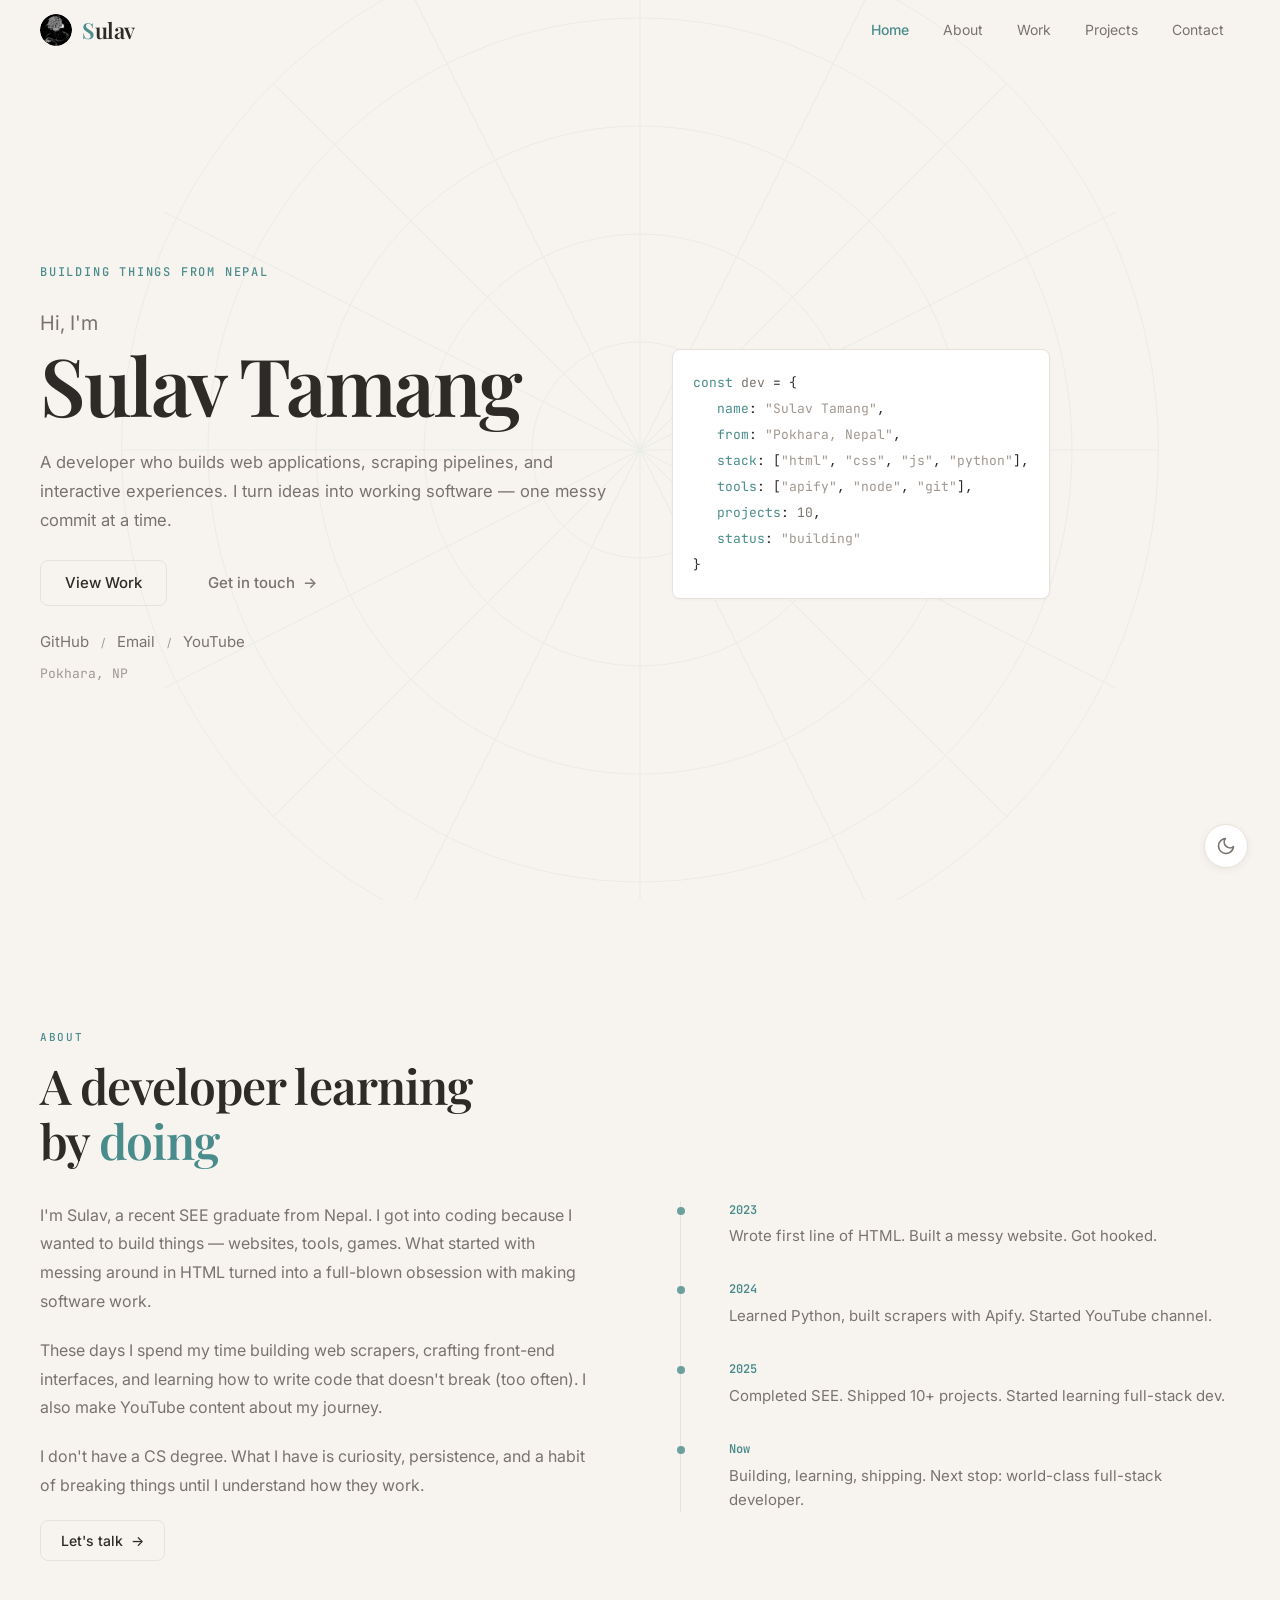
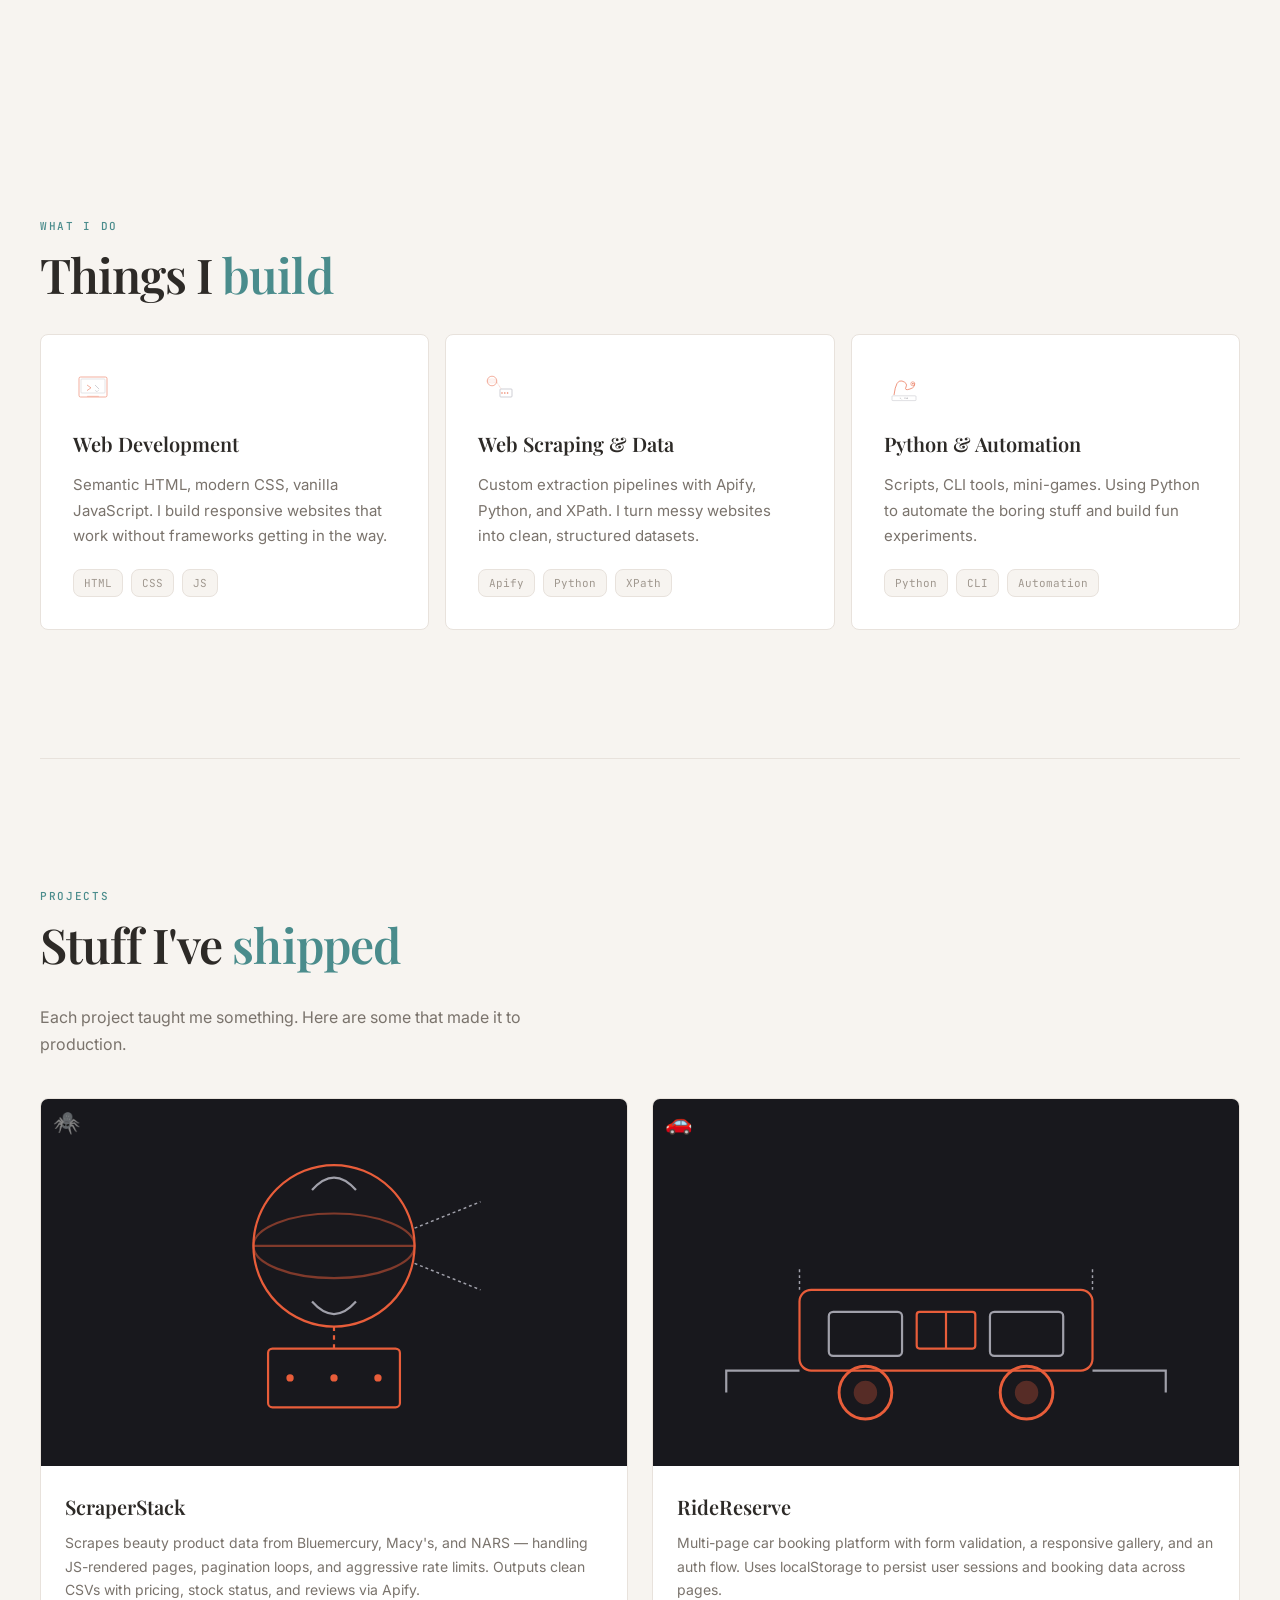
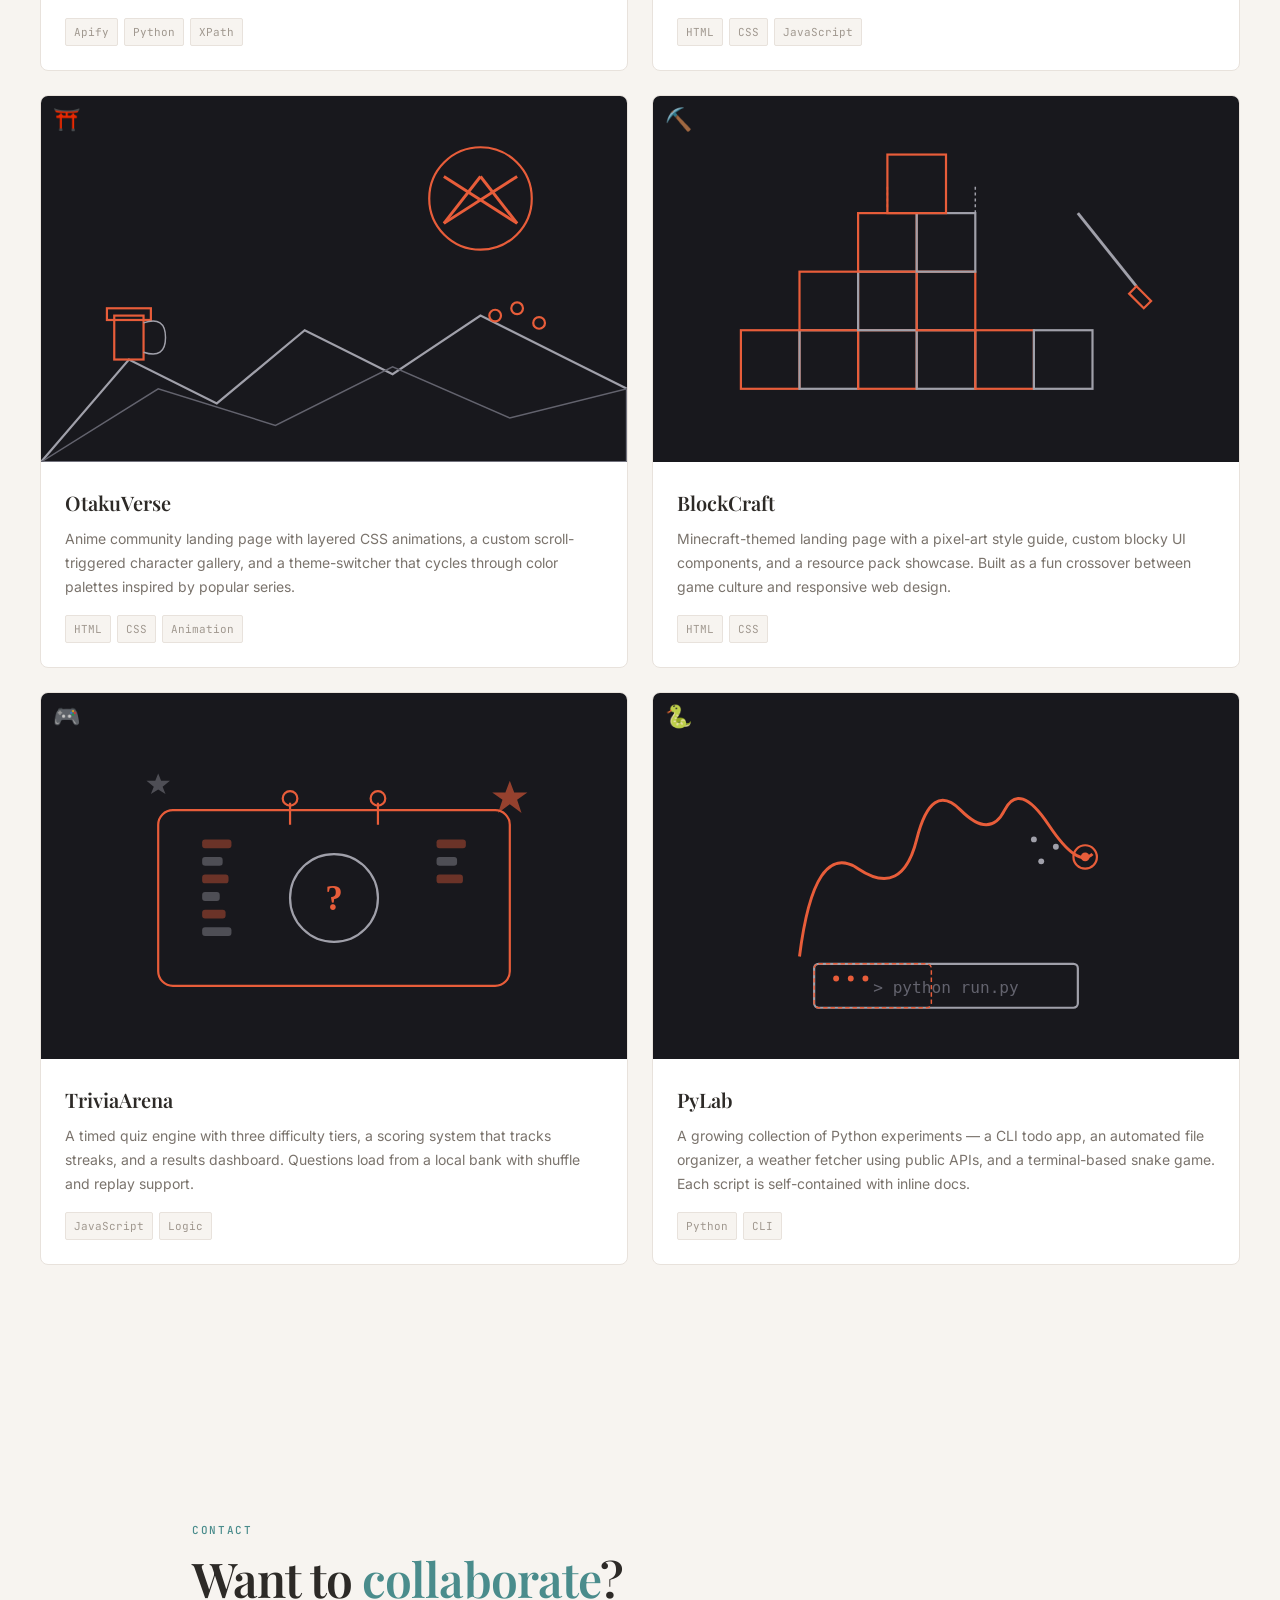
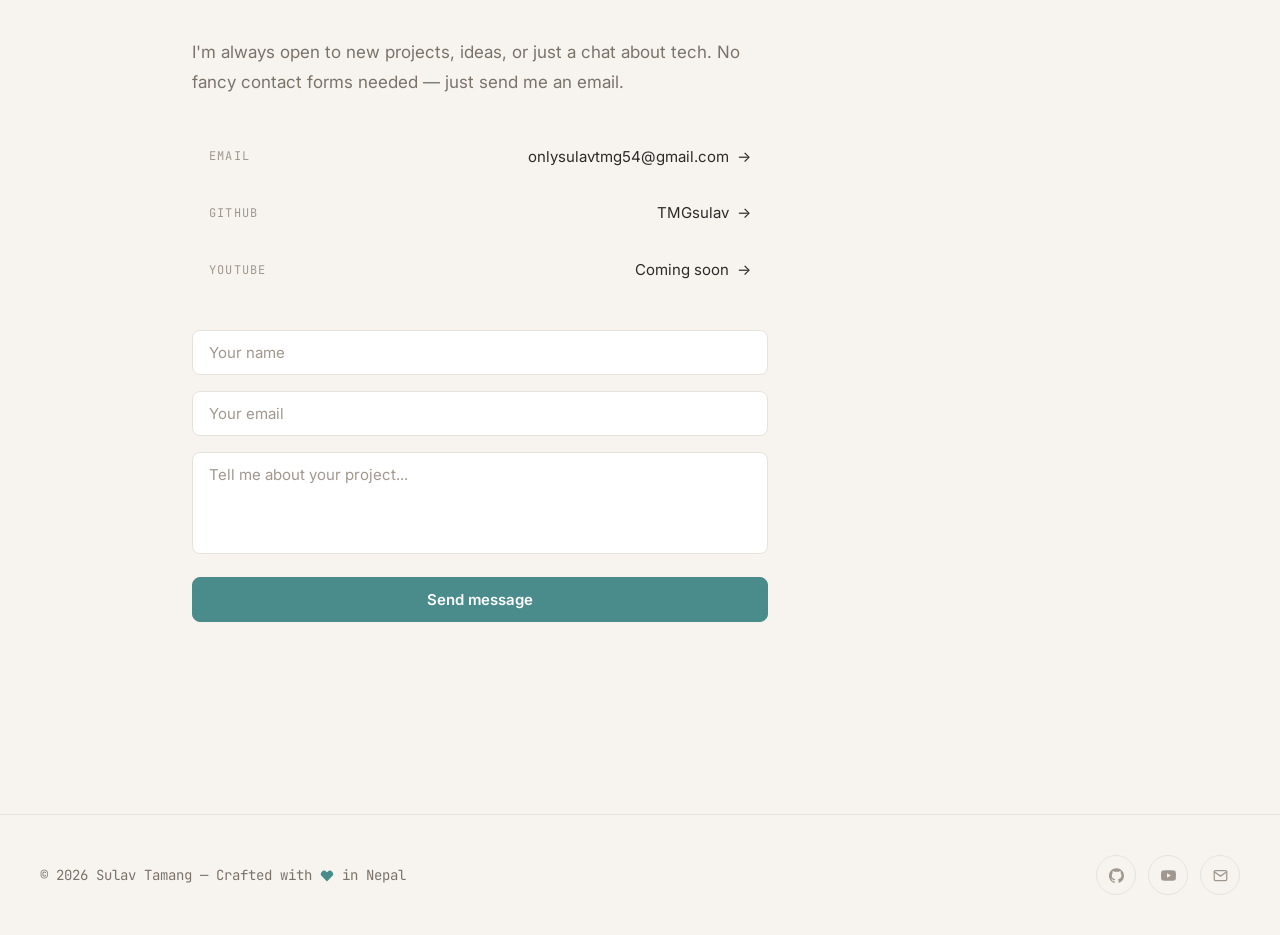
<file: index.html>
<!DOCTYPE html>
<html lang="en">
<head>
  <meta charset="UTF-8" />
  <meta name="viewport" content="width=device-width, initial-scale=1.0" />
  <title>Sulav Tamang · Developer from Nepal</title>
  <meta name="description" content="Portfolio of Sulav Tamang — a developer from Nepal building web apps, scrapers, games and creative tech projects." />

  <link rel="preconnect" href="https://fonts.googleapis.com" />
  <link rel="preconnect" href="https://fonts.gstatic.com" crossorigin />
  <link rel="stylesheet" href="https://fonts.googleapis.com/css2?family=Inter:wght@300;400;500;600;700&family=JetBrains+Mono:wght@400;500;600&family=Playfair+Display:ital,wght@0,400;0,500;0,600;0,700;1,400;1,500&display=swap" />
  <link rel="icon" href="/assets/fab.png">
  <link rel="stylesheet" href="styles.css" />
</head>
<body>
  <nav id="navbar">
    <div class="nav-inner">
      <a href="#home" class="brand">
        <span class="brand-logo">
          <img src="assets/logo.jpg" alt="Sulav" class="brand-img" />
        </span>
        <span class="brand-text"><span class="brand-mark">S</span>ulav</span>
      </a>
      <ul class="nav-links">
        <li><a href="#home" data-target="home" class="active">Home</a></li>
        <li><a href="#about" data-target="about">About</a></li>
        <li><a href="#work" data-target="work">Work</a></li>
        <li><a href="#projects" data-target="projects">Projects</a></li>
        <li><a href="#contact" data-target="contact">Contact</a></li>
      </ul>
      <button id="menuBtn" class="menu-btn" aria-label="Menu">
        <svg viewBox="0 0 24 24" fill="none" stroke="currentColor" stroke-width="1.5"><line x1="3" y1="6" x2="21" y2="6"/><line x1="3" y1="12" x2="21" y2="12"/><line x1="3" y1="18" x2="21" y2="18"/></svg>
      </button>
    </div>
    <div id="mobileMenu" class="mobile-menu">
      <ul>
        <li><a href="#home">Home</a></li>
        <li><a href="#about">About</a></li>
        <li><a href="#work">Work</a></li>
        <li><a href="#projects">Projects</a></li>
        <li><a href="#contact">Contact</a></li>
      </ul>
    </div>
  </nav>

  <main>
    <section id="home" class="hero">
      <div class="hero-container">
        <div class="hero-text">
          <span class="hero-label">Building things from Nepal</span>
          <h1 class="hero-title">
            <span class="hero-greeting">Hi, I'm</span>
            <span class="hero-name">Sulav Tamang</span>
          </h1>
          <p class="hero-desc">
            A developer who builds web applications, scraping pipelines, and interactive experiences. I turn ideas into working software — one messy commit at a time.
          </p>
          <div class="hero-actions">
            <a href="#projects" class="btn">View Work</a>
            <a href="#contact" class="btn btn-ghost">Get in touch <span class="arrow">→</span></a>
          </div>
          <div class="hero-footer">
            <div class="hero-socials">
              <a href="https://github.com/TMGsulav" target="_blank" rel="noopener">GitHub</a>
              <span class="hero-sep">/</span>
              <a href="mailto:onlysulavtmg54@gmail.com">Email</a>
              <span class="hero-sep">/</span>
              <a href="https://youtube.com" target="_blank" rel="noopener">YouTube</a>
            </div>
            <div class="hero-loc">Pokhara, NP</div>
          </div>
        </div>

        <div class="hero-visual">
          <div class="hero-code">
            <div class="hero-code-line"><span class="hl-k">const</span> <span class="hl-v">dev</span> = {</div>
            <div class="hero-code-line indent"><span class="hl-k">name</span>: <span class="hl-s">"Sulav Tamang"</span>,</div>
            <div class="hero-code-line indent"><span class="hl-k">from</span>: <span class="hl-s">"Pokhara, Nepal"</span>,</div>
            <div class="hero-code-line indent"><span class="hl-k">stack</span>: [<span class="hl-s">"html"</span>, <span class="hl-s">"css"</span>, <span class="hl-s">"js"</span>, <span class="hl-s">"python"</span>],</div>
            <div class="hero-code-line indent"><span class="hl-k">tools</span>: [<span class="hl-s">"apify"</span>, <span class="hl-s">"node"</span>, <span class="hl-s">"git"</span>],</div>
            <div class="hero-code-line indent"><span class="hl-k">projects</span>: <span class="hl-v">10</span>,</div>
            <div class="hero-code-line indent"><span class="hl-k">status</span>: <span class="hl-s">"building"</span></div>
            <div class="hero-code-line">}</div>
          </div>
        </div>
      </div>

      <button id="themeToggle" class="theme-toggle" aria-label="Toggle theme">
        <svg class="moon-icon" viewBox="0 0 24 24" fill="none" stroke="currentColor" stroke-width="2" stroke-linecap="round" stroke-linejoin="round">
          <path d="M21 12.79A9 9 0 1 1 11.21 3 7 7 0 0 0 21 12.79z"/>
        </svg>
        <svg class="sun-icon" viewBox="0 0 24 24" fill="none" stroke="currentColor" stroke-width="2" stroke-linecap="round" stroke-linejoin="round" style="display:none">
          <circle cx="12" cy="12" r="5"/>
          <line x1="12" y1="1" x2="12" y2="3"/>
          <line x1="12" y1="21" x2="12" y2="23"/>
          <line x1="4.22" y1="4.22" x2="5.64" y2="5.64"/>
          <line x1="18.36" y1="18.36" x2="19.78" y2="19.78"/>
          <line x1="1" y1="12" x2="3" y2="12"/>
          <line x1="21" y1="12" x2="23" y2="12"/>
          <line x1="4.22" y1="19.78" x2="5.64" y2="18.36"/>
          <line x1="18.36" y1="5.64" x2="19.78" y2="4.22"/>
        </svg>
      </button>
    </section>

    <section id="about" class="section about">
      <div class="section-bg-line"></div>
      <div class="container">
        <div class="section-header">
          <span class="section-label">About</span>
        </div>
        <h2 class="section-title">A developer learning <br/>by <span class="accent">doing</span></h2>

        <div class="about-grid">
          <div class="about-text">
            <p>
              I'm Sulav, a recent SEE graduate from Nepal. I got into coding 
              because I wanted to build things — websites, tools, games. 
              What started with messing around in HTML turned into a full-blown 
              obsession with making software work.
            </p>
            <p>
              These days I spend my time building web scrapers, crafting 
              front-end interfaces, and learning how to write code that doesn't 
              break (too often). I also make YouTube content about my journey.
            </p>
            <p>
              I don't have a CS degree. What I have is curiosity, persistence, 
              and a habit of breaking things until I understand how they work.
            </p>
            <a href="#contact" class="btn btn-sm">Let's talk <span class="arrow">→</span></a>
          </div>

          <div class="about-timeline">
            <div class="tl-item">
              <div class="tl-dot"></div>
              <div class="tl-content">
                <span class="tl-year">2023</span>
                <span class="tl-text">Wrote first line of HTML. Built a messy website. Got hooked.</span>
              </div>
            </div>
            <div class="tl-item">
              <div class="tl-dot"></div>
              <div class="tl-content">
                <span class="tl-year">2024</span>
                <span class="tl-text">Learned Python, built scrapers with Apify. Started YouTube channel.</span>
              </div>
            </div>
            <div class="tl-item">
              <div class="tl-dot"></div>
              <div class="tl-content">
                <span class="tl-year">2025</span>
                <span class="tl-text">Completed SEE. Shipped 10+ projects. Started learning full-stack dev.</span>
              </div>
            </div>
            <div class="tl-item">
              <div class="tl-dot"></div>
              <div class="tl-content">
                <span class="tl-year">Now</span>
                <span class="tl-text">Building, learning, shipping. Next stop: world-class full-stack developer.</span>
              </div>
            </div>
          </div>
        </div>
      </div>
    </section>

    <section id="work" class="section work">
      <div class="container">
        <div class="section-header">
          <span class="section-label">What I Do</span>
        </div>
        <h2 class="section-title">Things I <span class="accent">build</span></h2>

        <div class="work-grid">
          <div class="work-card">
            <div class="work-icon-wrap">
              <img src="assets/webdev.svg" alt="Web Development" class="work-icon-img" />
            </div>
            <h3 class="work-title">Web Development</h3>
            <p class="work-desc">Semantic HTML, modern CSS, vanilla JavaScript. I build responsive websites that work without frameworks getting in the way.</p>
            <div class="work-tech">
              <span>HTML</span>
              <span>CSS</span>
              <span>JS</span>
            </div>
          </div>
          <div class="work-card">
            <div class="work-icon-wrap">
              <img src="assets/scraping.svg" alt="Web Scraping" class="work-icon-img" />
            </div>
            <h3 class="work-title">Web Scraping & Data</h3>
            <p class="work-desc">Custom extraction pipelines with Apify, Python, and XPath. I turn messy websites into clean, structured datasets.</p>
            <div class="work-tech">
              <span>Apify</span>
              <span>Python</span>
              <span>XPath</span>
            </div>
          </div>
          <div class="work-card">
            <div class="work-icon-wrap">
              <img src="assets/pyscript.svg" alt="Python & Automation" class="work-icon-img" />
            </div>
            <h3 class="work-title">Python & Automation</h3>
            <p class="work-desc">Scripts, CLI tools, mini-games. Using Python to automate the boring stuff and build fun experiments.</p>
            <div class="work-tech">
              <span>Python</span>
              <span>CLI</span>
              <span>Automation</span>
            </div>
          </div>
        </div>
      </div>
    </section>

    <div class="section-divider"></div>

    <section id="projects" class="section projects">
      <div class="container">
        <div class="section-header">
          <span class="section-label">Projects</span>
        </div>
        <h2 class="section-title">Stuff I've <span class="accent">shipped</span></h2>
        <p class="section-desc">Each project taught me something. Here are some that made it to production.</p>

        <div class="projects-grid" id="projectsGrid"></div>
      </div>
    </section>

    <section id="contact" class="section contact">
      <div class="container tight">
        <div class="section-header">
          <span class="section-label">Contact</span>
        </div>
        <h2 class="section-title">Want to <span class="accent">collaborate</span>?</h2>

        <div class="contact-body">
          <p class="contact-desc">
            I'm always open to new projects, ideas, or just a chat about tech. 
            No fancy contact forms needed — just send me an email.
          </p>

          <div class="contact-links">
            <a href="mailto:onlysulavtmg54@gmail.com" class="contact-link">
              <span class="contact-link-label">Email</span>
              <span class="contact-link-value">onlysulavtmg54@gmail.com <span class="arrow">→</span></span>
            </a>
            <a href="https://github.com/TMGsulav" target="_blank" rel="noopener" class="contact-link">
              <span class="contact-link-label">GitHub</span>
              <span class="contact-link-value">TMGsulav <span class="arrow">→</span></span>
            </a>
            <a href="https://youtube.com" target="_blank" rel="noopener" class="contact-link">
              <span class="contact-link-label">YouTube</span>
              <span class="contact-link-value">Coming soon <span class="arrow">→</span></span>
            </a>
          </div>

          <form id="contactForm" class="contact-form" action="https://formsubmit.co/onlysulavtmg54@gmail.com" method="POST">
            <input type="hidden" name="_subject" value="Portfolio message" />
            <input type="hidden" name="_captcha" value="false" />
            <input type="hidden" name="_template" value="table" />
            <div class="form-group">
              <input id="formName" name="name" type="text" required placeholder="Your name" />
            </div>
            <div class="form-group">
              <input id="formEmail" name="email" type="email" required placeholder="Your email" />
            </div>
            <div class="form-group">
              <textarea id="formMessage" name="message" rows="4" required placeholder="Tell me about your project..."></textarea>
            </div>
            <button type="submit" id="submitBtn" class="btn submit-btn">
              <span id="btnText">Send message</span>
            </button>
          </form>
        </div>
      </div>
    </section>
  </main>

  <footer class="footer">
    <div class="footer-bg"></div>
    <div class="footer-inner">
      <div class="footer-text">
        &copy; <span id="year"></span> <span class="gradient-text">Sulav Tamang</span> &mdash; Crafted with
        <svg class="footer-heart" viewBox="0 0 24 24" fill="currentColor"><path d="M20.84 4.61a5.5 5.5 0 0 0-7.78 0L12 5.67l-1.06-1.06a5.5 5.5 0 0 0-7.78 7.78l1.06 1.06L12 21.23l7.78-7.78 1.06-1.06a5.5 5.5 0 0 0 0-7.78z"/></svg>
        in Nepal
      </div>
      <div class="footer-links">
        <a href="https://github.com/TMGsulav" target="_blank" rel="noopener" aria-label="GitHub">
          <svg viewBox="0 0 24 24" fill="currentColor"><path d="M12 .3C5.4.3 0 5.7 0 12.4c0 5.3 3.4 9.8 8.2 11.4.6.1.8-.3.8-.6v-2.1c-3.3.7-4-1.6-4-1.6-.6-1.4-1.4-1.8-1.4-1.8-1.1-.8.1-.8.1-.8 1.2.1 1.9 1.3 1.9 1.3 1.1 1.9 2.9 1.4 3.6 1 .1-.8.4-1.4.8-1.7-2.7-.3-5.5-1.3-5.5-6 0-1.3.5-2.4 1.3-3.2-.1-.3-.6-1.6.1-3.3 0 0 1-.3 3.3 1.2 1-.3 2-.4 3-.4s2 .1 3 .4c2.3-1.6 3.3-1.2 3.3-1.2.7 1.7.2 3 .1 3.3.8.9 1.3 2 1.3 3.2 0 4.7-2.8 5.7-5.5 6 .4.4.8 1.1.8 2.2v3.3c0 .3.2.7.8.6C20.6 22.2 24 17.7 24 12.4 24 5.7 18.6.3 12 .3z"/></svg>
        </a>
        <a href="https://youtube.com" target="_blank" rel="noopener" aria-label="YouTube">
          <svg viewBox="0 0 24 24" fill="currentColor"><path d="M23.5 6.2a3 3 0 0 0-2.1-2.1C19.5 3.5 12 3.5 12 3.5s-7.5 0-9.4.6A3 3 0 0 0 .5 6.2C0 8.1 0 12 0 12s0 3.9.5 5.8a3 3 0 0 0 2.1 2.1c1.9.6 9.4.6 9.4.6s7.5 0 9.4-.6a3 3 0 0 0 2.1-2.1C24 15.9 24 12 24 12s0-3.9-.5-5.8zM9.6 15.6V8.4L15.8 12l-6.2 3.6z"/></svg>
        </a>
        <a href="mailto:onlysulavtmg54@gmail.com" aria-label="Email">
          <svg viewBox="0 0 24 24" fill="none" stroke="currentColor" stroke-width="2" stroke-linecap="round" stroke-linejoin="round"><path d="M4 4h16c1.1 0 2 .9 2 2v12c0 1.1-.9 2-2 2H4c-1.1 0-2-.9-2-2V6c0-1.1.9-2 2-2z"/><polyline points="22,6 12,13 2,6"/></svg>
        </a>
      </div>
    </div>
  </footer>

  <script src="script.js"></script>
</body>
</html>
</file>
<file: styles.css>
:root {
  --bg: #f7f4f0;
  --bg-alt: #f0ece7;
  --surface: #ffffff;
  --border: #e8e2dc;
  --fg: #2d2a27;
  --fg-secondary: #7a736c;
  --muted: #a0988f;

  --accent: #4a8c8c;
  --accent-dim: rgba(74, 140, 140, 0.06);
  --accent-border: rgba(74, 140, 140, 0.18);

  --radius: 0.5rem;
  --ease: cubic-bezier(0.22, 1, 0.36, 1);

  --font-display: 'Playfair Display', Georgia, serif;
  --font-body: 'Inter', system-ui, sans-serif;
  --font-mono: 'JetBrains Mono', ui-monospace, monospace;
}

/* ===== DARK THEME ===== */
body.dark {
  --bg: #0f0e11;
  --bg-alt: #161518;
  --surface: #1c1b1f;
  --border: #2a282e;
  --fg: #e8e6e3;
  --fg-secondary: #9a9490;
  --muted: #6b6561;

  --accent: #5ca0a0;
  --accent-dim: rgba(92, 160, 160, 0.08);
  --accent-border: rgba(92, 160, 160, 0.2);
}

body.dark #navbar.scrolled {
  background: rgba(15, 14, 17, 0.92);
}

body.dark .work-icon-img {
  opacity: 0.7;
}

*, *::before, *::after { margin: 0; padding: 0; box-sizing: border-box; }

::selection { background: var(--accent); color: white; }

::-webkit-scrollbar { width: 6px; }
::-webkit-scrollbar-track { background: var(--bg); }
::-webkit-scrollbar-thumb { background: var(--muted); border-radius: 3px; }

html { scroll-behavior: smooth; }

body {
  font-family: var(--font-body);
  background: var(--bg);
  color: var(--fg);
  line-height: 1.65;
  -webkit-font-smoothing: antialiased;
}

a { color: inherit; text-decoration: none; }
button { font-family: inherit; cursor: pointer; border: none; background: none; color: inherit; }
svg { width: 1em; height: 1em; flex-shrink: 0; }
img { max-width: 100%; display: block; }

/* ===== ACCENT ===== */
.accent { color: var(--accent); }

/* ===== UTILITY ===== */
.arrow { display: inline-block; transition: transform 0.3s var(--ease); }
a:hover .arrow { transform: translateX(4px); }

/* ===== ANIMATIONS ===== */
@keyframes fadeIn {
  from { opacity: 0; }
  to { opacity: 1; }
}
@keyframes slideUp {
  from { opacity: 0; transform: translateY(20px); }
  to { opacity: 1; transform: translateY(0); }
}
@keyframes slideLeft {
  from { opacity: 0; transform: translateX(30px); }
  to { opacity: 1; transform: translateX(0); }
}

.reveal {
  opacity: 0;
  animation: slideUp 0.7s var(--ease) forwards;
  animation-delay: var(--delay, 0s);
}

.reveal-l {
  opacity: 0;
  animation: slideLeft 0.7s var(--ease) forwards;
  animation-delay: var(--delay, 0s);
}

.obs {
  opacity: 0;
  transform: translateY(16px);
  transition: opacity 0.6s var(--ease), transform 0.6s var(--ease);
}
.obs.vis {
  opacity: 1;
  transform: translateY(0);
}

/* ===== NAV ===== */
#navbar {
  position: fixed;
  top: 0; left: 0; right: 0;
  z-index: 100;
  transition: background 0.3s var(--ease), border-color 0.3s;
}
#navbar.scrolled {
  background: rgba(247, 244, 240, 0.92);
  border-bottom: 1px solid var(--border);
  backdrop-filter: blur(12px);
  -webkit-backdrop-filter: blur(12px);
}

.nav-inner {
  max-width: 80rem;
  margin: 0 auto;
  height: 3.75rem;
  padding: 0 1.5rem;
  display: flex;
  align-items: center;
  justify-content: space-between;
}
@media (min-width: 1024px) { .nav-inner { padding: 0 2.5rem; } }

.brand {
  display: flex;
  align-items: center;
  gap: 0.625rem;
  font-family: var(--font-display);
  font-size: 1.375rem;
  font-weight: 600;
  letter-spacing: -0.02em;
}
.brand-logo {
  height: 2rem; width: 2rem;
  border-radius: 50%;
  overflow: hidden;
  display: flex; align-items: center; justify-content: center;
  transition: transform 0.3s var(--ease);
}
.brand:hover .brand-logo { transform: scale(1.08); }
.brand-img {
  width: 100%;
  height: 100%;
  object-fit: cover;
  border-radius: 50%;
}
.brand-mark { color: var(--accent); }
.brand-text {
  font-weight: 600;
  line-height: 1;
}

.nav-links {
  display: none;
  list-style: none;
  gap: 0.125rem;
}
@media (min-width: 768px) { .nav-links { display: flex; } }

.nav-links a {
  display: block;
  padding: 0.5rem 1rem;
  font-size: 0.875rem;
  font-weight: 400;
  color: var(--fg-secondary);
  transition: color 0.3s;
  position: relative;
}
.nav-links a:hover { color: var(--fg); }
.nav-links a.active {
  color: var(--accent);
  font-weight: 500;
}

.menu-btn {
  display: flex;
  padding: 0.5rem;
  font-size: 1.25rem;
  color: var(--fg);
  border: 1px solid var(--border);
  border-radius: var(--radius);
}
@media (min-width: 768px) { .menu-btn { display: none; } }

.mobile-menu {
  display: none;
  background: var(--bg-alt);
  border-top: 1px solid var(--border);
  animation: slideUp 0.25s var(--ease);
}
.mobile-menu.open { display: block; }
.mobile-menu ul { list-style: none; padding: 0.5rem 1.5rem 1rem; }
.mobile-menu a {
  display: block;
  padding: 0.75rem 1rem;
  border-radius: var(--radius);
  color: var(--fg-secondary);
  font-size: 0.9375rem;
  border-bottom: 1px solid var(--border);
}
.mobile-menu a:hover { color: var(--fg); }

/* ===== HERO ===== */
.hero {
  position: relative;
  min-height: 100vh;
  display: flex;
  align-items: center;
  padding: 5.5rem 1.5rem 3rem;
  overflow: hidden;
}
.hero::before {
  content: '';
  position: absolute;
  inset: 0;
  z-index: 0;
  opacity: 0.35;
  background-image: url("data:image/svg+xml,%3Csvg xmlns='http://www.w3.org/2000/svg' width='500' height='500' viewBox='0 0 500 500'%3E%3Cg stroke='%234a8c8c' stroke-width='0.4' fill='none' opacity='0.25'%3E%3Cline x1='250' y1='10' x2='250' y2='490'/%3E%3Cline x1='10' y1='250' x2='490' y2='250'/%3E%3Cline x1='80' y1='80' x2='420' y2='420'/%3E%3Cline x1='420' y1='80' x2='80' y2='420'/%3E%3Cline x1='30' y1='140' x2='470' y2='360'/%3E%3Cline x1='470' y1='140' x2='30' y2='360'/%3E%3Cline x1='140' y1='30' x2='360' y2='470'/%3E%3Cline x1='360' y1='30' x2='140' y2='470'/%3E%3Ccircle cx='250' cy='250' r='50'/%3E%3Ccircle cx='250' cy='250' r='100'/%3E%3Ccircle cx='250' cy='250' r='150'/%3E%3Ccircle cx='250' cy='250' r='200'/%3E%3Ccircle cx='250' cy='250' r='240'/%3E%3C/g%3E%3C/svg%3E");
  background-position: center center;
  background-repeat: no-repeat;
  background-size: 120% 120%;
  pointer-events: none;
}
body.dark .hero::before {
  opacity: 0.35;
  background-image: url("data:image/svg+xml,%3Csvg xmlns='http://www.w3.org/2000/svg' width='500' height='500' viewBox='0 0 500 500'%3E%3Cg stroke='%235ca0a0' stroke-width='0.4' fill='none' opacity='0.2'%3E%3Cline x1='250' y1='10' x2='250' y2='490'/%3E%3Cline x1='10' y1='250' x2='490' y2='250'/%3E%3Cline x1='80' y1='80' x2='420' y2='420'/%3E%3Cline x1='420' y1='80' x2='80' y2='420'/%3E%3Cline x1='30' y1='140' x2='470' y2='360'/%3E%3Cline x1='470' y1='140' x2='30' y2='360'/%3E%3Cline x1='140' y1='30' x2='360' y2='470'/%3E%3Cline x1='360' y1='30' x2='140' y2='470'/%3E%3Ccircle cx='250' cy='250' r='50'/%3E%3Ccircle cx='250' cy='250' r='100'/%3E%3Ccircle cx='250' cy='250' r='150'/%3E%3Ccircle cx='250' cy='250' r='200'/%3E%3Ccircle cx='250' cy='250' r='240'/%3E%3C/g%3E%3C/svg%3E");
}
@media (min-width: 1024px) { .hero { padding: 6rem 2.5rem 3rem; } }

.hero-container {
  position: relative;
  z-index: 2;
  max-width: 80rem;
  margin: 0 auto;
  width: 100%;
  display: grid;
  gap: 2.5rem;
  align-items: center;
}
@media (min-width: 1024px) {
  .hero-container { grid-template-columns: 1fr 1fr; gap: 4rem; }
}

.hero-text {
  display: flex;
  flex-direction: column;
  gap: 1.5rem;
  max-width: 42rem;
}

.hero-label {
  font-family: var(--font-mono);
  font-size: 0.75rem;
  color: var(--accent);
  text-transform: uppercase;
  letter-spacing: 0.15em;
  font-weight: 500;
}

.hero-title {
  display: flex;
  flex-direction: column;
  gap: 0.25rem;
}

.hero-greeting {
  font-family: var(--font-body);
  font-size: clamp(1rem, 2vw, 1.25rem);
  font-weight: 400;
  color: var(--fg-secondary);
}

.hero-name {
  font-family: var(--font-display);
  font-size: clamp(2.75rem, 8vw, 5rem);
  font-weight: 600;
  line-height: 1;
  letter-spacing: -0.03em;
  color: var(--fg);
}

.hero-desc {
  font-size: clamp(0.9375rem, 1.3vw, 1.125rem);
  color: var(--fg-secondary);
  max-width: 36rem;
  line-height: 1.75;
}

.hero-actions {
  display: flex;
  flex-wrap: wrap;
  gap: 1rem;
}

.btn {
  display: inline-flex;
  align-items: center;
  gap: 0.5rem;
  padding: 0.625rem 1.5rem;
  font-size: 0.9375rem;
  font-weight: 500;
  border-radius: var(--radius);
  transition: all 0.3s var(--ease);
  border: 1px solid var(--border);
  color: var(--fg);
}
.btn:hover {
  border-color: var(--accent);
  color: var(--accent);
}
.btn.btn-ghost {
  background: transparent;
  border-color: transparent;
  color: var(--fg-secondary);
}
.btn.btn-ghost:hover {
  color: var(--fg);
  border-color: transparent;
}
.btn-sm {
  padding: 0.5rem 1.25rem;
  font-size: 0.875rem;
}

.hero-footer {
  display: flex;
  flex-direction: column;
  gap: 0.5rem;
}

.hero-socials {
  display: flex;
  align-items: center;
  gap: 0.75rem;
  flex-wrap: wrap;
  font-size: 0.9375rem;
}
.hero-socials a {
  color: var(--fg-secondary);
  transition: color 0.3s;
}
.hero-socials a:hover { color: var(--accent); }
.hero-sep { color: var(--muted); font-size: 0.75rem; }

.hero-loc {
  font-size: 0.8125rem;
  color: var(--muted);
  font-family: var(--font-mono);
}

/* Hero Visual */
.hero-visual {
  display: flex;
  flex-direction: column;
  gap: 2rem;
  align-items: flex-start;
}
@media (max-width: 1023px) { .hero-visual { display: none; } }

.hero-code {
  background: var(--surface);
  border: 1px solid var(--border);
  border-radius: var(--radius);
  padding: 1.25rem;
  font-family: var(--font-mono);
  font-size: 0.8125rem;
  line-height: 2;
  min-width: 18rem;
  box-shadow: 0 1px 3px rgba(45, 42, 39, 0.04);
}
.hero-code-line { white-space: nowrap; }
.hero-code-line.indent { padding-left: 1.5rem; }
.hl-k { color: var(--accent); }
.hl-v { color: var(--fg-secondary); }
.hl-s { color: var(--muted); }

/* ===== THEME TOGGLE ===== */
.theme-toggle {
  position: fixed;
  bottom: 1.5rem;
  right: 1.5rem;
  z-index: 200;
  width: 2.75rem;
  height: 2.75rem;
  border-radius: 50%;
  border: 1px solid var(--border);
  background: var(--surface);
  color: var(--fg-secondary);
  display: flex;
  align-items: center;
  justify-content: center;
  cursor: pointer;
  transition: all 0.3s var(--ease);
  box-shadow: 0 2px 8px rgba(0, 0, 0, 0.06);
}
.theme-toggle:hover {
  border-color: var(--accent-border);
  color: var(--accent);
  box-shadow: 0 4px 16px rgba(74, 140, 140, 0.1);
}
.theme-toggle svg {
  width: 1.25rem;
  height: 1.25rem;
}
body.dark .theme-toggle {
  box-shadow: 0 2px 8px rgba(0, 0, 0, 0.2);
}
body.dark .theme-toggle:hover {
  box-shadow: 0 4px 16px rgba(92, 160, 160, 0.15);
}
@media (min-width: 1024px) {
  .theme-toggle {
    bottom: 2rem;
    right: 2rem;
  }
}

/* ===== SECTIONS ===== */
.section {
  position: relative;
  padding: 6rem 1.5rem;
}
@media (min-width: 1024px) { .section { padding: 8rem 2.5rem; } }

.container {
  max-width: 80rem;
  margin: 0 auto;
  position: relative;
  z-index: 1;
}
.container.tight { max-width: 56rem; }

.section-header {
  display: flex;
  align-items: center;
  gap: 0.75rem;
  margin-bottom: 0.75rem;
}
.section-label {
  font-family: var(--font-mono);
  font-size: 0.6875rem;
  color: var(--accent);
  text-transform: uppercase;
  letter-spacing: 0.15em;
  font-weight: 500;
}

.section-title {
  font-family: var(--font-display);
  font-size: clamp(1.75rem, 4vw, 3rem);
  font-weight: 600;
  line-height: 1.15;
  letter-spacing: -0.02em;
  margin-bottom: 2rem;
  color: var(--fg);
}

.section-desc {
  color: var(--fg-secondary);
  font-size: 1rem;
  max-width: 32rem;
  margin-bottom: 2.5rem;
  line-height: 1.7;
}

/* ===== SECTION DIVIDER ===== */
.section-divider {
  height: 1px;
  background: var(--border);
  margin: 0 1.5rem;
}
@media (min-width: 1024px) { .section-divider { margin: 0 2.5rem; } }

/* ===== ABOUT ===== */
.about-grid {
  display: grid;
  gap: 3rem;
  align-items: start;
}
@media (min-width: 1024px) { .about-grid { grid-template-columns: 1fr 1fr; gap: 5rem; } }

.about-text p {
  font-size: 1rem;
  color: var(--fg-secondary);
  margin-bottom: 1.25rem;
  line-height: 1.8;
}

.about-timeline {
  position: relative;
  padding-left: 1.5rem;
  border-left: 1px solid var(--border);
}

.tl-item {
  position: relative;
  padding-bottom: 2rem;
  padding-left: 1.5rem;
}
.tl-item:last-child { padding-bottom: 0; }

.tl-dot {
  position: absolute;
  left: calc(-1.5rem - 4px);
  top: 0.375rem;
  width: 8px;
  height: 8px;
  border-radius: 50%;
  background: var(--accent);
  opacity: 0.8;
}

.tl-content {
  display: flex;
  flex-direction: column;
  gap: 0.25rem;
}

.tl-year {
  font-family: var(--font-mono);
  font-size: 0.75rem;
  color: var(--accent);
  font-weight: 600;
}

.tl-text {
  font-size: 0.9375rem;
  color: var(--fg-secondary);
  line-height: 1.6;
}

/* ===== WORK ===== */
.work-grid {
  display: grid;
  gap: 1rem;
}
@media (min-width: 768px) {
  .work-grid { grid-template-columns: repeat(3, 1fr); }
}

.work-card {
  padding: 2rem;
  border: 1px solid var(--border);
  border-radius: var(--radius);
  background: var(--surface);
  transition: border-color 0.3s var(--ease), box-shadow 0.3s var(--ease);
}
.work-card:hover {
  border-color: var(--accent-border);
  box-shadow: 0 4px 16px rgba(74, 140, 140, 0.06);
}

.work-icon-wrap {
  width: 2.5rem; height: 2.5rem;
  margin-bottom: 1.25rem;
  display: flex;
  align-items: center;
  justify-content: center;
}

.work-icon-img {
  width: 100%;
  height: 100%;
  object-fit: contain;
  opacity: 0.8;
}

.work-title {
  font-family: var(--font-display);
  font-size: 1.25rem;
  font-weight: 600;
  margin-bottom: 0.75rem;
  color: var(--fg);
}

.work-desc {
  font-size: 0.9375rem;
  color: var(--fg-secondary);
  line-height: 1.7;
  margin-bottom: 1.25rem;
}

.work-tech {
  display: flex;
  flex-wrap: wrap;
  gap: 0.5rem;
}
.work-tech span {
  font-family: var(--font-mono);
  font-size: 0.6875rem;
  padding: 0.25rem 0.625rem;
  border-radius: var(--radius);
  background: var(--bg);
  color: var(--muted);
  border: 1px solid var(--border);
}

/* ===== PROJECTS ===== */
.projects-grid {
  display: grid;
  gap: 1.5rem;
}
@media (min-width: 768px) {
  .projects-grid { grid-template-columns: 1fr 1fr; }
}

.project-card {
  display: grid;
  gap: 0;
  border: 1px solid var(--border);
  border-radius: var(--radius);
  overflow: hidden;
  background: var(--surface);
  transition: border-color 0.3s var(--ease), box-shadow 0.3s var(--ease);
}
.project-card:hover {
  border-color: var(--accent-border);
  box-shadow: 0 4px 16px rgba(74, 140, 140, 0.06);
}

.project-visual {
  position: relative;
  aspect-ratio: 16 / 10;
  overflow: hidden;
  background: var(--bg-alt);
}

.project-img {
  width: 100%;
  height: 100%;
  object-fit: cover;
  transition: transform 0.5s var(--ease);
}
.project-card:hover .project-img { transform: scale(1.02); }

.project-emoji {
  position: absolute;
  top: 0.75rem;
  left: 0.75rem;
  font-size: 1.375rem;
  line-height: 1;
}

.project-body {
  padding: 1.5rem;
  display: flex;
  flex-direction: column;
}

.project-title {
  font-family: var(--font-display);
  font-size: 1.25rem;
  font-weight: 600;
  margin-bottom: 0.5rem;
  color: var(--fg);
}

.project-desc {
  font-size: 0.875rem;
  color: var(--fg-secondary);
  line-height: 1.7;
  flex: 1;
}

.project-meta {
  margin-top: 1rem;
  display: flex;
  flex-wrap: wrap;
  gap: 0.375rem;
}

.project-tag {
  font-family: var(--font-mono);
  font-size: 0.6875rem;
  padding: 0.25rem 0.5rem;
  border-radius: 2px;
  background: var(--bg);
  color: var(--muted);
  border: 1px solid var(--border);
}

/* ===== CONTACT ===== */
.contact-body {
  display: flex;
  flex-direction: column;
  gap: 2rem;
  max-width: 36rem;
}

.contact-desc {
  font-size: 1.0625rem;
  color: var(--fg-secondary);
  line-height: 1.75;
}

.contact-links {
  display: flex;
  flex-direction: column;
  gap: 0.125rem;
}

.contact-link {
  display: flex;
  align-items: center;
  justify-content: space-between;
  padding: 0.875rem 1rem;
  border-radius: var(--radius);
  border: 1px solid transparent;
  transition: all 0.3s var(--ease);
}
.contact-link:hover {
  border-color: var(--accent-border);
  background: var(--accent-dim);
}
.contact-link-label {
  font-family: var(--font-mono);
  font-size: 0.75rem;
  color: var(--muted);
  text-transform: uppercase;
  letter-spacing: 0.1em;
}
.contact-link-value {
  font-size: 0.9375rem;
  color: var(--fg);
  display: inline-flex;
  align-items: center;
  gap: 0.5rem;
}

.contact-form {
  display: flex;
  flex-direction: column;
  gap: 1rem;
}

.form-group input,
.form-group textarea {
  width: 100%;
  background: var(--surface);
  border: 1px solid var(--border);
  border-radius: var(--radius);
  padding: 0.75rem 1rem;
  color: var(--fg);
  font-family: inherit;
  font-size: 0.9375rem;
  transition: border-color 0.3s, background 0.3s;
  resize: none;
}
.form-group input::placeholder,
.form-group textarea::placeholder { color: var(--muted); }
.form-group input:focus,
.form-group textarea:focus {
  outline: none;
  border-color: var(--accent);
  background: var(--bg);
}

.submit-btn {
  justify-content: center;
  padding: 0.75rem 1.5rem;
  background: var(--accent);
  color: white;
  border-color: var(--accent);
  font-weight: 600;
}
.submit-btn:hover {
  background: transparent;
  color: var(--accent);
}

/* ===== FOOTER ===== */
.footer {
  border-top: 1px solid var(--border);
  margin-top: 4rem;
}

.footer-inner {
  max-width: 80rem;
  margin: 0 auto;
  padding: 2.5rem 1.5rem;
  display: flex;
  flex-direction: column;
  align-items: center;
  justify-content: space-between;
  gap: 1.25rem;
}
@media (min-width: 768px) { .footer-inner { flex-direction: row; } }
@media (min-width: 1024px) { .footer-inner { padding: 2.5rem 2.5rem; } }

.footer-text {
  font-family: var(--font-mono);
  font-size: 0.875rem;
  color: var(--fg-secondary);
}

.footer-heart {
  color: var(--accent);
  font-size: 0.875rem;
  vertical-align: middle;
}

.footer-links {
  display: flex;
  gap: 0.75rem;
}
.footer-links a {
  height: 2.5rem; width: 2.5rem;
  border-radius: 50%;
  border: 1px solid var(--border);
  display: flex; align-items: center; justify-content: center;
  color: var(--muted);
  font-size: 0.9375rem;
  transition: all 0.3s var(--ease);
}
.footer-links a:hover {
  color: var(--accent);
  border-color: var(--accent-border);
}

/* ===== RESPONSIVE ===== */
@media (max-width: 480px) {
  .hero { padding: 5rem 1rem 2.5rem; min-height: 85vh; }
  .section { padding: 3.5rem 1rem; }
  .hero-name { font-size: clamp(2.25rem, 12vw, 3rem); }
  .hero-actions { flex-direction: column; }
  .btn { width: 100%; justify-content: center; }
  .section-title { font-size: clamp(1.5rem, 7vw, 2.25rem); }
  .work-card { padding: 1.5rem; }
  .project-body { padding: 1.25rem; }
  .footer-inner { flex-direction: column; gap: 1rem; text-align: center; }
  .footer-links a { height: 2.25rem; width: 2.25rem; font-size: 0.8125rem; }
}

@media (max-width: 767px) {
  .hero-visual { display: none; }
  .about-timeline { margin-top: 1rem; }
  .section-header { margin-bottom: 0.5rem; }
}

@media (max-width: 768px) {
  .work-grid { grid-template-columns: 1fr; }
}

@media (prefers-reduced-motion: reduce) {
  *, *::before, *::after {
    animation-duration: 0.01ms !important;
    transition-duration: 0.01ms !important;
  }
  html { scroll-behavior: auto; }
}
</file>
